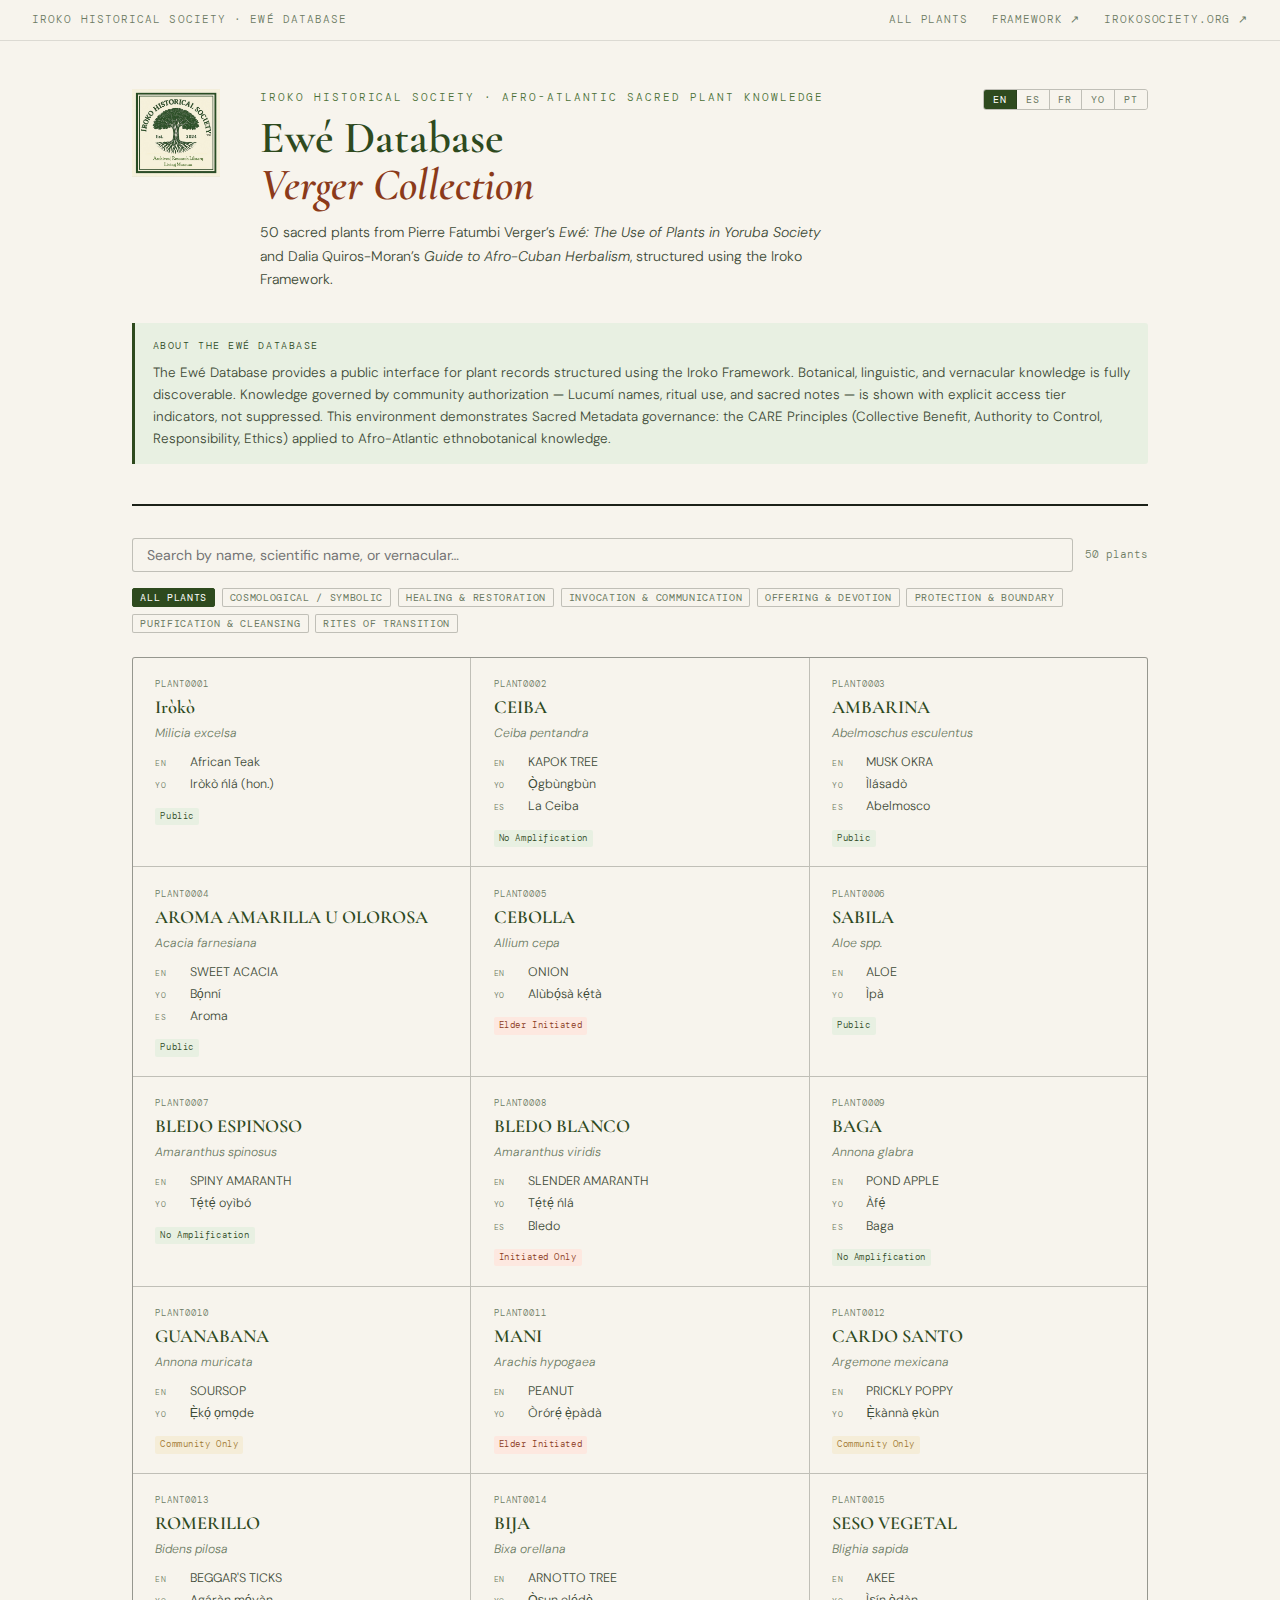
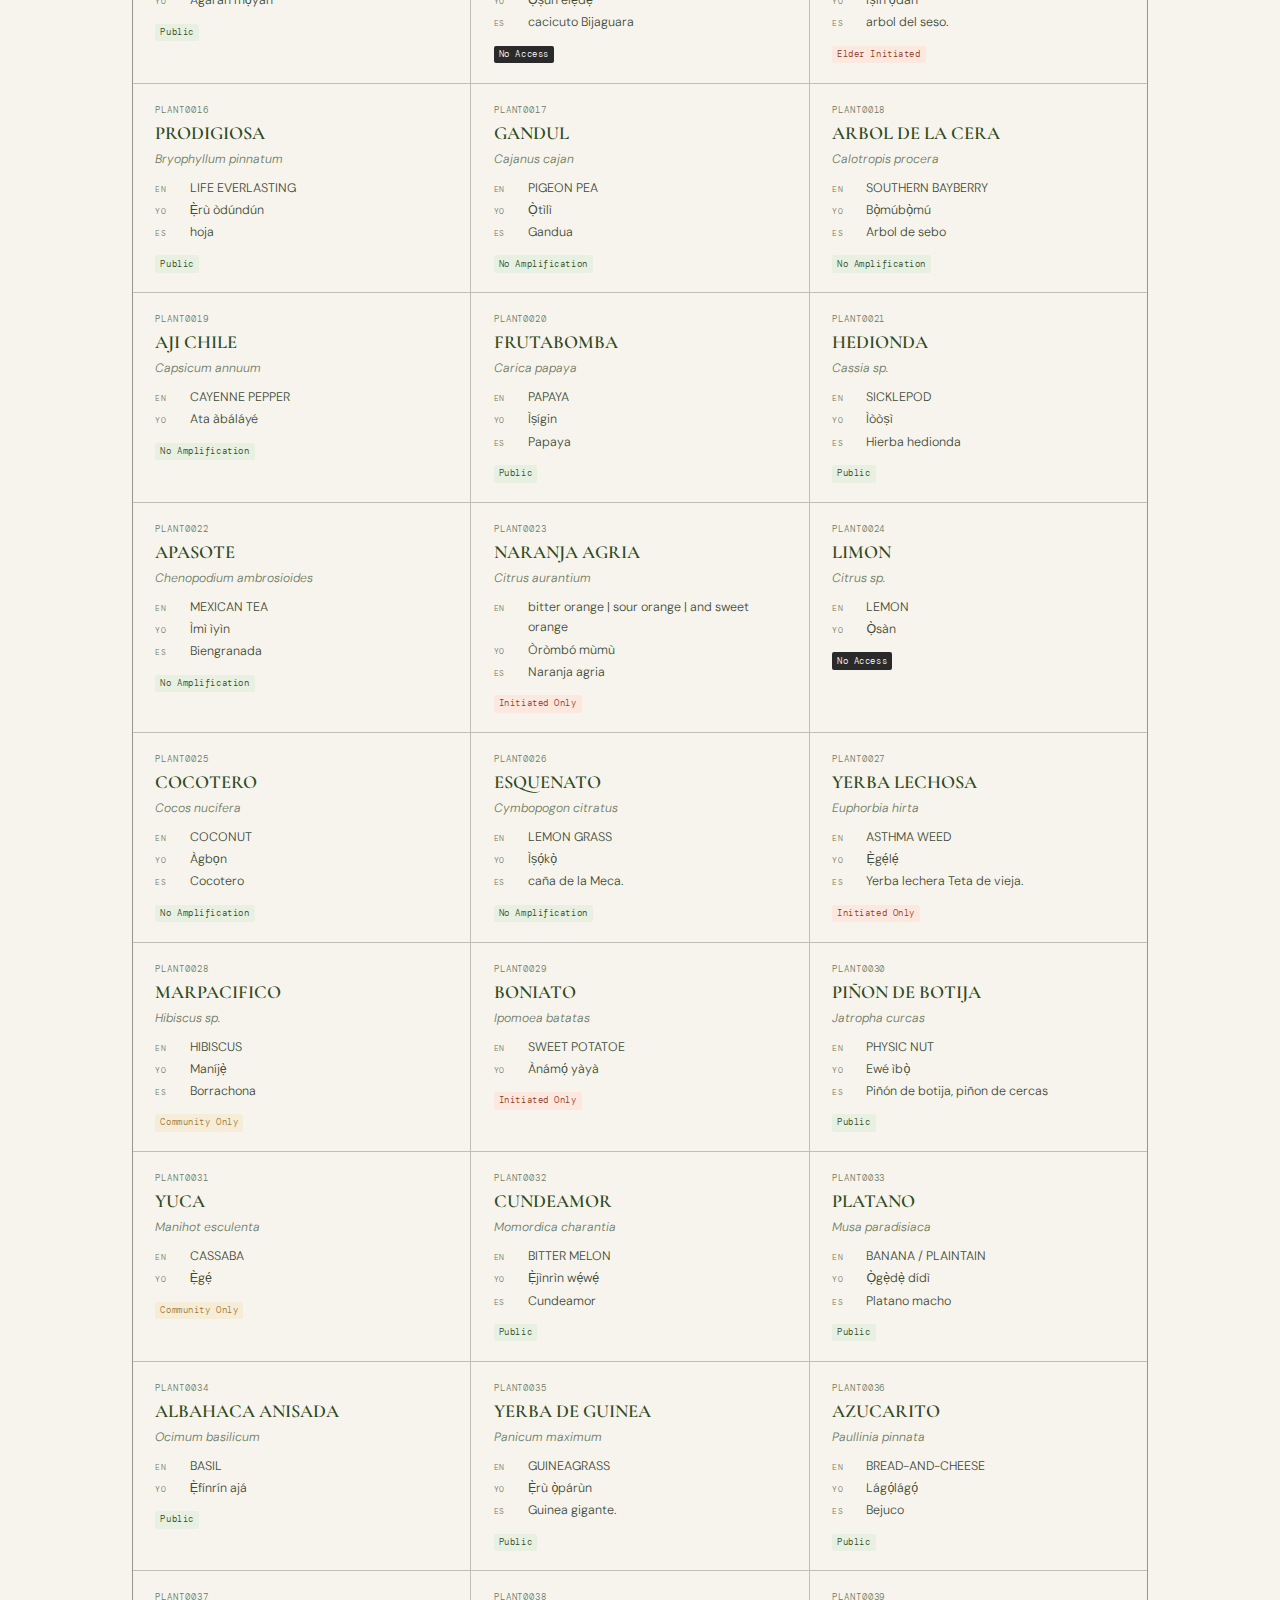
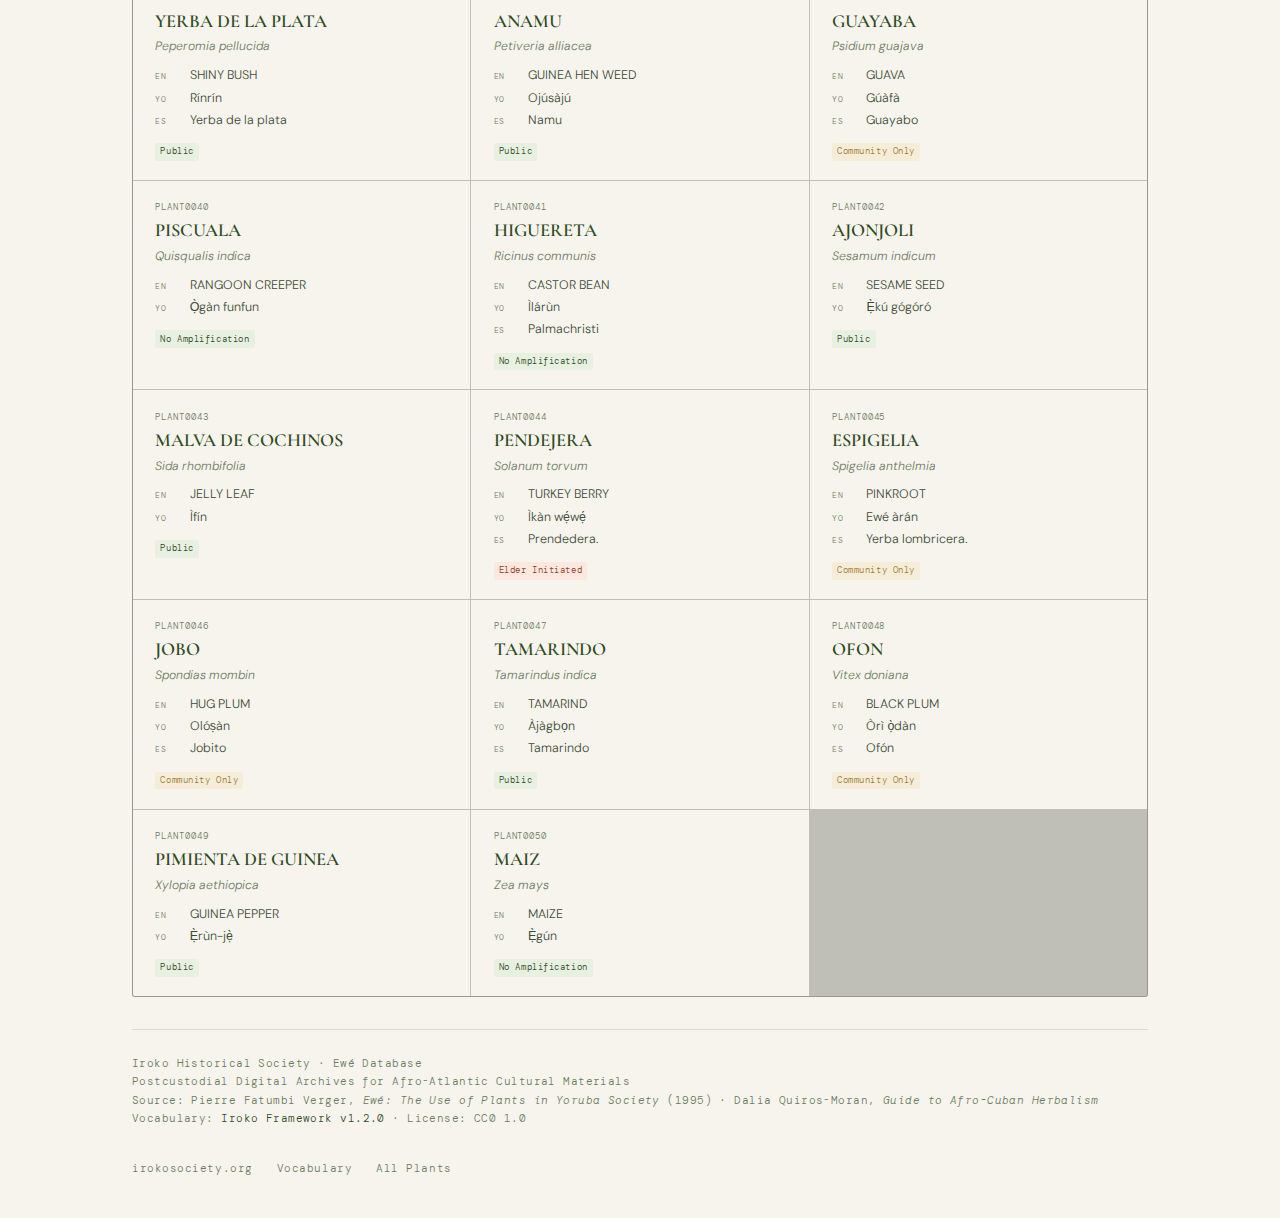
<file: index.html>
<!DOCTYPE html>
<html lang="en">
<head>
  <meta charset="UTF-8">
  <meta name="viewport" content="width=device-width, initial-scale=1.0">
  <meta name="description" content="Ewé Database — Iroko Historical Society">
  <title>Ewé Database — Iroko Historical Society</title>
  <style>@import url('https://fonts.googleapis.com/css2?family=Cormorant+Garamond:ital,wght@0,400;0,500;0,600;1,400;1,500&family=DM+Mono:wght@400;500&family=DM+Sans:wght@300;400;500&display=swap');

:root {
  --ink:         #1c2118;
  --ink-mid:     #3d4a36;
  --ink-soft:    #6b7a62;
  --paper:       #f7f4ed;
  --paper-warm:  #ede9df;
  --paper-deep:  #e4dfd2;
  --rule:        rgba(28,33,24,.12);
  --rule-strong: rgba(28,33,24,.25);
  --green:       #2e4a1e;
  --green-mid:   #4a7035;
  --green-light: #e8f0e2;
  --terracotta:  #8b3a1a;
  --gold:        #a07830;
  --gold-light:  #f5edd8;
  --purple:      #5c3d8f;
  --navy:        #1a4a5e;
  --mono: 'DM Mono', monospace;
  --sans: 'DM Sans', sans-serif;
  --serif:'Cormorant Garamond', Georgia, serif;
}

*,*::before,*::after{box-sizing:border-box;margin:0;padding:0;}
html{font-size:16px;scroll-behavior:smooth;}
body{background:var(--paper);color:var(--ink);font-family:var(--sans);font-weight:300;line-height:1.65;}
a{color:var(--green);text-decoration:none;}
a:hover{color:var(--terracotta);}

.page-wrap{max-width:1080px;margin:0 auto;padding:0 2rem;}

/* ── Top bar ── */
.top-bar{border-bottom:1px solid var(--rule);padding:.7rem 2rem;display:flex;justify-content:space-between;align-items:center;gap:1rem;flex-wrap:wrap;}
.top-bar-id{font-family:var(--mono);font-size:.68rem;letter-spacing:.1em;text-transform:uppercase;color:var(--ink-soft);}
.top-bar-links{display:flex;gap:1.5rem;}
.top-bar-links a{font-family:var(--mono);font-size:.68rem;letter-spacing:.08em;text-transform:uppercase;color:var(--ink-soft);}
.top-bar-links a:hover{color:var(--green);}

/* ── Lang toggle ── */
.lang-toggle{display:flex;gap:0;border:1px solid var(--rule-strong);border-radius:3px;overflow:hidden;width:fit-content;}
.lang-btn{font-family:var(--mono);font-size:.62rem;letter-spacing:.1em;text-transform:uppercase;padding:.3em .9em;background:var(--paper);color:var(--ink-soft);border:none;border-right:1px solid var(--rule-strong);cursor:pointer;transition:all .12s;user-select:none;}
.lang-btn:last-child{border-right:none;}
.lang-btn:hover{background:var(--paper-warm);color:var(--ink);}
.lang-btn.active{background:var(--green);color:#fff;}
.lang-btn.disabled{opacity:.35;pointer-events:none;}

/* ── Breadcrumb ── */
.breadcrumb{font-family:var(--mono);font-size:.7rem;letter-spacing:.08em;color:var(--ink-soft);padding:1rem 0 0;}
.breadcrumb a{color:var(--ink-soft);}
.breadcrumb a:hover{color:var(--green);}
.breadcrumb span{margin:0 .4em;opacity:.5;}

/* ── Explorer hero (index) ── */
.explorer-hero{padding:3rem 0 2.5rem;border-bottom:2px solid var(--ink);}
.hero-inner{display:grid;grid-template-columns:auto 1fr auto;gap:2.5rem;align-items:start;}
.hero-logo img{width:88px;height:auto;display:block;}
.explorer-eyebrow{font-family:var(--mono);font-size:.68rem;letter-spacing:.18em;text-transform:uppercase;color:var(--green-mid);margin-bottom:.5rem;}
.explorer-title{font-family:var(--serif);font-size:clamp(1.8rem,3.5vw,2.8rem);font-weight:600;color:var(--green);line-height:1.05;}
.explorer-title em{font-style:italic;color:var(--terracotta);}
.explorer-sub{font-size:.88rem;color:var(--ink-mid);margin-top:.75rem;max-width:58ch;line-height:1.65;}

/* About block */
.about-block{border-left:3px solid var(--green);padding:.85rem 1.1rem;background:var(--green-light);border-radius:0 3px 3px 0;margin:2rem 0 0;}
.about-block-title{font-family:var(--mono);font-size:.65rem;letter-spacing:.15em;text-transform:uppercase;color:var(--green);margin-bottom:.5rem;}
.about-block p{font-size:.84rem;color:var(--ink-mid);line-height:1.65;}

/* ── Search + filter ── */
.toolbar{margin:2rem 0 1rem;display:flex;gap:.75rem;align-items:center;flex-wrap:wrap;}
.search-input{flex:1;min-width:220px;font-family:var(--sans);font-size:.88rem;padding:.5em 1em;border:1px solid var(--rule-strong);border-radius:3px;background:var(--paper);color:var(--ink);outline:none;transition:border-color .15s;}
.search-input:focus{border-color:var(--green);}
.search-count{font-family:var(--mono);font-size:.68rem;color:var(--ink-soft);white-space:nowrap;}
.filter-row{display:flex;gap:.4rem;flex-wrap:wrap;margin-bottom:1.5rem;}
.filter-pill{font-family:var(--mono);font-size:.6rem;letter-spacing:.07em;text-transform:uppercase;padding:.22em .75em;border-radius:2px;border:1px solid var(--rule-strong);background:var(--paper);color:var(--ink-soft);cursor:pointer;transition:all .12s;user-select:none;}
.filter-pill:hover{background:var(--paper-warm);color:var(--ink);}
.filter-pill.active{background:var(--green);color:#fff;border-color:var(--green);}

/* ── Plant grid (index) ── */
.plant-grid{display:grid;grid-template-columns:repeat(auto-fill,minmax(300px,1fr));gap:1px;border:1px solid var(--rule-strong);border-radius:3px;overflow:hidden;background:var(--rule-strong);margin-bottom:2rem;}
.plant-card{background:var(--paper);padding:1.2rem 1.4rem;transition:background .12s;display:flex;flex-direction:column;gap:.3rem;cursor:pointer;}
.plant-card:hover{background:var(--paper-warm);}
.plant-card.hidden{display:none;}
.card-id{font-family:var(--mono);font-size:.58rem;letter-spacing:.1em;color:var(--ink-soft);text-transform:uppercase;}
.card-pref{font-family:var(--serif);font-size:1.15rem;font-weight:600;color:var(--green);line-height:1.15;}
.card-sci{font-size:.76rem;font-style:italic;color:var(--ink-soft);}
/* Name rows on card — always shown, stacked */
.card-names{display:flex;flex-direction:column;gap:.1rem;margin-top:.25rem;}
.card-name-row{display:grid;grid-template-columns:28px 1fr;gap:.4rem;align-items:baseline;}
.card-name-lang{font-family:var(--mono);font-size:.52rem;letter-spacing:.08em;text-transform:uppercase;color:var(--ink-soft);}
.card-name-val{font-size:.78rem;color:var(--ink-mid);}
.card-foot{margin-top:.5rem;display:flex;gap:.4rem;flex-wrap:wrap;align-items:center;}

/* ── Access badges ── */
.access-badge{display:inline-block;font-family:var(--mono);font-size:.58rem;letter-spacing:.06em;padding:.12em .55em;border-radius:2px;white-space:nowrap;}
.access-badge-lg{font-size:.72rem;padding:.2em .7em;}
.access-public   {background:var(--green-light);color:var(--green);}
.access-community{background:var(--gold-light);color:var(--gold);}
.access-initiated{background:#fde8e0;color:var(--terracotta);}
.access-none     {background:#2a2a2a;color:#fff;}

/* ── Plant detail page ── */
.plant-header{padding:2.5rem 0 2rem;border-bottom:2px solid var(--ink);}
.plant-header-inner{display:grid;grid-template-columns:1fr auto;gap:2rem;align-items:start;}
.plant-pref-large{font-family:var(--serif);font-size:clamp(2rem,4vw,3rem);font-weight:600;color:var(--green);line-height:1.05;}
.plant-sci-large{font-size:1rem;font-style:italic;color:var(--ink-soft);margin-top:.3rem;}
.plant-id-label{font-family:var(--mono);font-size:.65rem;letter-spacing:.12em;text-transform:uppercase;color:var(--ink-soft);margin-top:.5rem;}
.plant-header-meta{display:flex;gap:.5rem;flex-wrap:wrap;align-items:center;margin-top:.85rem;}

/* Detail grid */
.detail-grid{display:grid;grid-template-columns:1fr 1fr;gap:3rem;margin:2.5rem 0;}
.detail-section-title{font-family:var(--mono);font-size:.65rem;letter-spacing:.18em;text-transform:uppercase;color:var(--ink-soft);padding-bottom:.5rem;border-bottom:1px solid var(--rule-strong);margin-bottom:1.2rem;}
.detail-row{margin-bottom:1rem;}
.detail-label{font-family:var(--mono);font-size:.63rem;letter-spacing:.1em;text-transform:uppercase;color:var(--ink-soft);margin-bottom:.3rem;}

/* Names table — always fully visible */
.names-table{width:100%;border-collapse:collapse;}
.names-table tr{border-bottom:1px solid var(--rule);}
.names-table tr:last-child{border-bottom:none;}
.names-table td{padding:.55rem 0;vertical-align:top;}
.names-table td:first-child{font-family:var(--mono);font-size:.6rem;letter-spacing:.1em;text-transform:uppercase;color:var(--ink-soft);white-space:nowrap;padding-right:1rem;width:130px;padding-top:.65rem;}
.names-table .name-entry{font-size:.9rem;color:var(--ink-mid);line-height:1.5;}
.names-table .name-entry:first-child{font-size:.98rem;color:var(--ink);font-weight:400;}
.names-table .name-empty{font-family:var(--mono);font-size:.68rem;color:var(--ink-soft);font-style:italic;}

/* Gated row */
.gated-cell{display:inline-flex;align-items:center;gap:.6rem;}

/* Use value pill */
.use-value{display:inline-block;font-size:.85rem;font-weight:400;color:var(--ink);background:var(--paper-warm);border:1px solid var(--rule-strong);padding:.2em .75em;border-radius:2px;}

/* Tag cloud */
.tag-cloud{display:flex;flex-wrap:wrap;gap:.35rem;}
.tag-pill{font-family:var(--sans);font-size:.73rem;background:var(--paper-deep);color:var(--ink-mid);padding:.18em .65em;border-radius:2px;border:1px solid var(--rule-strong);line-height:1.4;}
.tag-pill .country-prefix{color:var(--ink-soft);font-size:.68rem;margin-right:.3em;}

/* Collision */
.collision-notice{display:inline-flex;align-items:center;gap:.4rem;font-family:var(--mono);font-size:.62rem;letter-spacing:.06em;color:var(--gold);background:var(--gold-light);border:1px solid rgba(160,120,48,.25);padding:.18em .65em;border-radius:2px;}

/* Ritual notes block */
.notes-block{background:var(--paper-warm);border:1px solid var(--rule-strong);border-radius:3px;padding:.85rem 1rem;font-size:.87rem;color:var(--ink-mid);line-height:1.65;}

/* Nav */
.plant-nav{display:flex;justify-content:space-between;align-items:center;padding:1.5rem 0;border-top:1px solid var(--rule);margin-top:2rem;}
.plant-nav a{font-family:var(--mono);font-size:.68rem;letter-spacing:.08em;text-transform:uppercase;color:var(--ink-soft);border:1px solid var(--rule-strong);padding:.3em .9em;border-radius:2px;transition:all .12s;}
.plant-nav a:hover{background:var(--paper-warm);color:var(--ink);}

/* Footer */
.site-footer{border-top:1px solid var(--rule);padding:1.5rem 0 2.5rem;display:flex;gap:2rem;flex-wrap:wrap;justify-content:space-between;align-items:center;margin-top:2rem;}
.footer-left{font-family:var(--mono);font-size:.68rem;letter-spacing:.04em;color:var(--ink-soft);line-height:1.7;}
.footer-links{display:flex;gap:1.5rem;}
.footer-links a{font-family:var(--mono);font-size:.68rem;letter-spacing:.05em;color:var(--ink-soft);}
.footer-links a:hover{color:var(--green);}

@media(max-width:760px){
  .hero-inner{grid-template-columns:1fr;gap:1rem;}
  .hero-logo img{width:52px;}
  .detail-grid{grid-template-columns:1fr;gap:1.5rem;}
  .plant-grid{grid-template-columns:1fr;}
  .plant-header-inner{grid-template-columns:1fr;}
}
</style>
</head>
<body>

<div class="top-bar">
  <span class="top-bar-id">Iroko Historical Society · Ewé Database</span>
  <nav class="top-bar-links">
    <a href="index.html" class="ui" data-en="All Plants" data-es="Todas las Plantas" data-fr="Toutes les Plantes" data-yo="Gbogbo Ewé" data-pt="Todas as Plantas">All Plants</a>
    <a href="https://ontology.irokosociety.org">Framework ↗</a>
    <a href="https://www.irokosociety.org">irokosociety.org ↗</a>
  </nav>
</div>

<div class="page-wrap">

  <header class="explorer-hero">
    <div class="hero-inner">
      <div class="hero-logo">
        <a href="https://www.irokosociety.org">
          <img src="assets/IHS-Logo.jpg" alt="Iroko Historical Society">
        </a>
      </div>
      <div>
        <div class="explorer-eyebrow">Iroko Historical Society · Afro-Atlantic Sacred Plant Knowledge</div>
        <h1 class="explorer-title">Ewé Database<br><em>Verger Collection</em></h1>
        <p class="explorer-sub">
          50 sacred plants from Pierre Fatumbi Verger&#x2019;s <em>Ewé: The Use of Plants in Yoruba Society</em>
          and Dalia Quiros-Moran&#x2019;s <em>Guide to Afro-Cuban Herbalism</em>,
          structured using the Iroko Framework.
        </p>
      </div>
      <div><div class="lang-toggle">
  <button class="lang-btn" data-lang="en">EN</button>
  <button class="lang-btn" data-lang="es">ES</button>
  <button class="lang-btn" data-lang="fr">FR</button>
  <button class="lang-btn" data-lang="yo">YO</button>
  <button class="lang-btn" data-lang="pt">PT</button>
</div></div>
    </div>
    <div class="about-block" style="margin-top:2rem;">
      <div class="about-block-title ui" data-en="About the Ewé Database" data-es="Acerca de la Base de Datos Ewé" data-fr="À propos de la Base de Données Ewé" data-yo="Nípa Àkójọpọ̀ Ewé" data-pt="Sobre a Base de Dados Ewé">About the Ewé Database</div>
      <p class="ui" data-en="The Ewé Database provides a public interface for plant records structured using the Iroko Framework. Botanical, linguistic, and vernacular knowledge is fully discoverable. Knowledge governed by community authorization — Lucumí names, ritual use, and sacred notes — is shown with explicit access tier indicators, not suppressed. This environment demonstrates Sacred Metadata governance: the CARE Principles (Collective Benefit, Authority to Control, Responsibility, Ethics) applied to Afro-Atlantic ethnobotanical knowledge." data-es="La Base de Datos Ewé ofrece una interfaz pública para registros botánicos estructurados mediante el Iroko Framework. El conocimiento botánico, lingüístico y vernáculo es plenamente accesible. El conocimiento regido por autorización comunitaria — nombres lucumí, uso ritual y notas sagradas — se muestra con indicadores explícitos de nivel de acceso, sin suprimirse. Este entorno demuestra la gobernanza de Metadatos Sagrados: los Principios CARE aplicados al conocimiento etnobotánico afroatlántico." data-fr="La Base de Données Ewé fournit une interface publique pour les notices botaniques structurées par le Cadre Iroko. La connaissance botanique, linguistique et vernaculaire est entièrement accessible. Les savoirs régis par autorisation communautaire — noms lucumí, usages rituels et notes sacrées — sont affichés avec des indicateurs explicites de niveau d&#x27;accès, sans être supprimés. Cet environnement illustre la gouvernance des Métadonnées Sacrées : les Principes CARE appliqués au savoir ethnobotanique afro-atlantique." data-yo="Àkójọpọ̀ Ewé pèsè ọ̀nà gbangba fún àwọn àkọsílẹ̀ ọgbìn tí a ṣètò pẹ̀lú Iroko Framework. Ìmọ̀ ìjìnlẹ̀ ewéko, èdè, àti àwọn orúkọ ẹkùn jẹ́ ṣíṣí gbangba. Ìmọ̀ tí àwùjọ ń ṣàkóso — àwọn orúkọ Lucumí, lílo àṣà, àti àkọsílẹ̀ mímọ́ — wà pẹ̀lú àmì ìpele àyèwọ̀lé gbangba. Ipò yìí ń fi ìṣàkóso Sacred Metadata hàn: àwọn Ìlànà CARE tí a lo sí ìmọ̀ ewéko Afro-Atlantic." data-pt="A Base de Dados Ewé oferece uma interface pública para registros botânicos estruturados pelo Iroko Framework. O conhecimento botânico, linguístico e vernáculo é totalmente acessível. O conhecimento regido por autorização comunitária — nomes lucumí, uso ritual e notas sagradas — é exibido com indicadores explícitos de nível de acesso, sem supressão. Este ambiente demonstra a governança de Metadados Sagrados: os Princípios CARE aplicados ao conhecimento etnobotânico afro-atlântico.">The Ewé Database provides a public interface for plant records structured using the Iroko Framework. Botanical, linguistic, and vernacular knowledge is fully discoverable. Knowledge governed by community authorization — Lucumí names, ritual use, and sacred notes — is shown with explicit access tier indicators, not suppressed. This environment demonstrates Sacred Metadata governance: the CARE Principles (Collective Benefit, Authority to Control, Responsibility, Ethics) applied to Afro-Atlantic ethnobotanical knowledge.</p>
    </div>
  </header>

  <div class="toolbar">
    <input class="search-input" type="search" id="plantSearch"
      placeholder="Search by name, scientific name, or vernacular…" data-ph-en="Search by name, scientific name, or vernacular…" data-ph-es="Buscar por nombre, nombre científico o vernáculo…" data-ph-fr="Rechercher par nom, nom scientifique ou vernaculaire…" data-ph-yo="Wá nínú àwọn orúkọ…" data-ph-pt="Pesquisar por nome, nome científico ou vernáculo…" autocomplete="off">
    <span class="search-count" id="searchCount">50 <span class="ui" data-en="plants" data-es="plantas" data-fr="plantes" data-yo="ewé" data-pt="plantas">plants</span></span>
  </div>

  <div class="filter-row" id="ritualFilter">
    <button class="filter-pill active" data-ritual=""><span class="ui" data-en="All Plants" data-es="Todas las Plantas" data-fr="Toutes les Plantes" data-yo="Gbogbo Ewé" data-pt="Todas as Plantas">All Plants</span></button>
    <button class="filter-pill" data-ritual="Cosmological / Symbolic">Cosmological / Symbolic</button>
    <button class="filter-pill" data-ritual="Healing &amp; Restoration">Healing &amp; Restoration</button>
    <button class="filter-pill" data-ritual="Invocation &amp; Communication">Invocation &amp; Communication</button>
    <button class="filter-pill" data-ritual="Offering &amp; Devotion">Offering &amp; Devotion</button>
    <button class="filter-pill" data-ritual="Protection &amp; Boundary">Protection &amp; Boundary</button>
    <button class="filter-pill" data-ritual="Purification &amp; Cleansing">Purification &amp; Cleansing</button>
    <button class="filter-pill" data-ritual="Rites of Transition">Rites of Transition</button>

  </div>

  <div class="plant-grid" id="plantGrid">
    <a class="plant-card" href="plant/Plant0001.html"
       data-search="iròkò milicia excelsa african teak iròkò ńlá (hon.) " data-ritual="Cosmological / Symbolic">
      <div class="card-id">Plant0001</div>
      <div class="card-pref">Iròkò</div>
      <div class="card-sci">Milicia excelsa</div>
      <div class="card-names"><div class="card-name-row"><span class="card-name-lang">EN</span><span class="card-name-val">African Teak</span></div><div class="card-name-row"><span class="card-name-lang">YO</span><span class="card-name-val">Iròkò ńlá (hon.)</span></div></div>
      <div class="card-foot">
        <span class="access-badge access-public">Public</span>
        
      </div>
    </a>
    <a class="plant-card" href="plant/Plant0002.html"
       data-search="ceiba ceiba pentandra kapok tree ọ̀gbùngbùn la ceiba" data-ritual="Protection &amp; Boundary">
      <div class="card-id">Plant0002</div>
      <div class="card-pref">CEIBA</div>
      <div class="card-sci">Ceiba pentandra</div>
      <div class="card-names"><div class="card-name-row"><span class="card-name-lang">EN</span><span class="card-name-val">KAPOK TREE</span></div><div class="card-name-row"><span class="card-name-lang">YO</span><span class="card-name-val">Ọ̀gbùngbùn</span></div><div class="card-name-row"><span class="card-name-lang">ES</span><span class="card-name-val">La Ceiba</span></div></div>
      <div class="card-foot">
        <span class="access-badge access-public">No Amplification</span>
        
      </div>
    </a>
    <a class="plant-card" href="plant/Plant0003.html"
       data-search="ambarina abelmoschus esculentus musk okra ìlásadò abelmosco" data-ritual="Offering &amp; Devotion">
      <div class="card-id">Plant0003</div>
      <div class="card-pref">AMBARINA</div>
      <div class="card-sci">Abelmoschus esculentus</div>
      <div class="card-names"><div class="card-name-row"><span class="card-name-lang">EN</span><span class="card-name-val">MUSK OKRA</span></div><div class="card-name-row"><span class="card-name-lang">YO</span><span class="card-name-val">Ìlásadò</span></div><div class="card-name-row"><span class="card-name-lang">ES</span><span class="card-name-val">Abelmosco</span></div></div>
      <div class="card-foot">
        <span class="access-badge access-public">Public</span>
        
      </div>
    </a>
    <a class="plant-card" href="plant/Plant0004.html"
       data-search="aroma amarilla u olorosa acacia farnesiana sweet acacia bọ́nní aroma" data-ritual="Purification &amp; Cleansing">
      <div class="card-id">Plant0004</div>
      <div class="card-pref">AROMA AMARILLA U OLOROSA</div>
      <div class="card-sci">Acacia farnesiana</div>
      <div class="card-names"><div class="card-name-row"><span class="card-name-lang">EN</span><span class="card-name-val">SWEET ACACIA</span></div><div class="card-name-row"><span class="card-name-lang">YO</span><span class="card-name-val">Bọ́nní</span></div><div class="card-name-row"><span class="card-name-lang">ES</span><span class="card-name-val">Aroma</span></div></div>
      <div class="card-foot">
        <span class="access-badge access-public">Public</span>
        
      </div>
    </a>
    <a class="plant-card" href="plant/Plant0005.html"
       data-search="cebolla allium cepa onion alùbọ́sà kẹ́tà " data-ritual="Offering &amp; Devotion">
      <div class="card-id">Plant0005</div>
      <div class="card-pref">CEBOLLA</div>
      <div class="card-sci">Allium cepa</div>
      <div class="card-names"><div class="card-name-row"><span class="card-name-lang">EN</span><span class="card-name-val">ONION</span></div><div class="card-name-row"><span class="card-name-lang">YO</span><span class="card-name-val">Alùbọ́sà kẹ́tà</span></div></div>
      <div class="card-foot">
        <span class="access-badge access-initiated">Elder Initiated</span>
        
      </div>
    </a>
    <a class="plant-card" href="plant/Plant0006.html"
       data-search="sabila aloe spp. aloe ìpà " data-ritual="Healing &amp; Restoration">
      <div class="card-id">Plant0006</div>
      <div class="card-pref">SABILA</div>
      <div class="card-sci">Aloe spp.</div>
      <div class="card-names"><div class="card-name-row"><span class="card-name-lang">EN</span><span class="card-name-val">ALOE</span></div><div class="card-name-row"><span class="card-name-lang">YO</span><span class="card-name-val">Ìpà</span></div></div>
      <div class="card-foot">
        <span class="access-badge access-public">Public</span>
        
      </div>
    </a>
    <a class="plant-card" href="plant/Plant0007.html"
       data-search="bledo espinoso amaranthus spinosus spiny amaranth tẹ́tẹ́ oyìbó " data-ritual="Offering &amp; Devotion">
      <div class="card-id">Plant0007</div>
      <div class="card-pref">BLEDO ESPINOSO</div>
      <div class="card-sci">Amaranthus spinosus</div>
      <div class="card-names"><div class="card-name-row"><span class="card-name-lang">EN</span><span class="card-name-val">SPINY AMARANTH</span></div><div class="card-name-row"><span class="card-name-lang">YO</span><span class="card-name-val">Tẹ́tẹ́ oyìbó</span></div></div>
      <div class="card-foot">
        <span class="access-badge access-public">No Amplification</span>
        
      </div>
    </a>
    <a class="plant-card" href="plant/Plant0008.html"
       data-search="bledo blanco amaranthus viridis slender amaranth tẹ́tẹ́ ńlá bledo" data-ritual="Healing &amp; Restoration">
      <div class="card-id">Plant0008</div>
      <div class="card-pref">BLEDO BLANCO</div>
      <div class="card-sci">Amaranthus viridis</div>
      <div class="card-names"><div class="card-name-row"><span class="card-name-lang">EN</span><span class="card-name-val">SLENDER AMARANTH</span></div><div class="card-name-row"><span class="card-name-lang">YO</span><span class="card-name-val">Tẹ́tẹ́ ńlá</span></div><div class="card-name-row"><span class="card-name-lang">ES</span><span class="card-name-val">Bledo</span></div></div>
      <div class="card-foot">
        <span class="access-badge access-initiated">Initiated Only</span>
        
      </div>
    </a>
    <a class="plant-card" href="plant/Plant0009.html"
       data-search="baga annona glabra pond apple àfẹ́ baga" data-ritual="Healing &amp; Restoration">
      <div class="card-id">Plant0009</div>
      <div class="card-pref">BAGA</div>
      <div class="card-sci">Annona glabra</div>
      <div class="card-names"><div class="card-name-row"><span class="card-name-lang">EN</span><span class="card-name-val">POND APPLE</span></div><div class="card-name-row"><span class="card-name-lang">YO</span><span class="card-name-val">Àfẹ́</span></div><div class="card-name-row"><span class="card-name-lang">ES</span><span class="card-name-val">Baga</span></div></div>
      <div class="card-foot">
        <span class="access-badge access-public">No Amplification</span>
        
      </div>
    </a>
    <a class="plant-card" href="plant/Plant0010.html"
       data-search="guanabana annona muricata soursop ẹ̀kọ́ ọmọde " data-ritual="Healing &amp; Restoration">
      <div class="card-id">Plant0010</div>
      <div class="card-pref">GUANABANA</div>
      <div class="card-sci">Annona muricata</div>
      <div class="card-names"><div class="card-name-row"><span class="card-name-lang">EN</span><span class="card-name-val">SOURSOP</span></div><div class="card-name-row"><span class="card-name-lang">YO</span><span class="card-name-val">Ẹ̀kọ́ ọmọde</span></div></div>
      <div class="card-foot">
        <span class="access-badge access-community">Community Only</span>
        
      </div>
    </a>
    <a class="plant-card" href="plant/Plant0011.html"
       data-search="mani arachis hypogaea peanut òrórẹ́ ẹ̀pàdà " data-ritual="Protection &amp; Boundary">
      <div class="card-id">Plant0011</div>
      <div class="card-pref">MANI</div>
      <div class="card-sci">Arachis hypogaea</div>
      <div class="card-names"><div class="card-name-row"><span class="card-name-lang">EN</span><span class="card-name-val">PEANUT</span></div><div class="card-name-row"><span class="card-name-lang">YO</span><span class="card-name-val">Òrórẹ́ ẹ̀pàdà</span></div></div>
      <div class="card-foot">
        <span class="access-badge access-initiated">Elder Initiated</span>
        
      </div>
    </a>
    <a class="plant-card" href="plant/Plant0012.html"
       data-search="cardo santo argemone mexicana prickly poppy ẹ̀kànnà ẹkùn " data-ritual="Healing &amp; Restoration">
      <div class="card-id">Plant0012</div>
      <div class="card-pref">CARDO SANTO</div>
      <div class="card-sci">Argemone mexicana</div>
      <div class="card-names"><div class="card-name-row"><span class="card-name-lang">EN</span><span class="card-name-val">PRICKLY POPPY</span></div><div class="card-name-row"><span class="card-name-lang">YO</span><span class="card-name-val">Ẹ̀kànnà ẹkùn</span></div></div>
      <div class="card-foot">
        <span class="access-badge access-community">Community Only</span>
        
      </div>
    </a>
    <a class="plant-card" href="plant/Plant0013.html"
       data-search="romerillo bidens pilosa beggar&#x27;s ticks agáràn mọ́yàn " data-ritual="Protection &amp; Boundary">
      <div class="card-id">Plant0013</div>
      <div class="card-pref">ROMERILLO</div>
      <div class="card-sci">Bidens pilosa</div>
      <div class="card-names"><div class="card-name-row"><span class="card-name-lang">EN</span><span class="card-name-val">BEGGAR&#x27;S TICKS</span></div><div class="card-name-row"><span class="card-name-lang">YO</span><span class="card-name-val">Agáràn mọ́yàn</span></div></div>
      <div class="card-foot">
        <span class="access-badge access-public">Public</span>
        
      </div>
    </a>
    <a class="plant-card" href="plant/Plant0014.html"
       data-search="bija bixa orellana arnotto tree ọ̀ṣun elẹ́dẹ̀ cacicuto bijaguara" data-ritual="Rites of Transition">
      <div class="card-id">Plant0014</div>
      <div class="card-pref">BIJA</div>
      <div class="card-sci">Bixa orellana</div>
      <div class="card-names"><div class="card-name-row"><span class="card-name-lang">EN</span><span class="card-name-val">ARNOTTO TREE</span></div><div class="card-name-row"><span class="card-name-lang">YO</span><span class="card-name-val">Ọ̀ṣun elẹ́dẹ̀</span></div><div class="card-name-row"><span class="card-name-lang">ES</span><span class="card-name-val">cacicuto Bijaguara</span></div></div>
      <div class="card-foot">
        <span class="access-badge access-none">No Access</span>
        
      </div>
    </a>
    <a class="plant-card" href="plant/Plant0015.html"
       data-search="seso vegetal blighia sapida akee ìṣín ọ̀dàn arbol del seso." data-ritual="Rites of Transition">
      <div class="card-id">Plant0015</div>
      <div class="card-pref">SESO VEGETAL</div>
      <div class="card-sci">Blighia sapida</div>
      <div class="card-names"><div class="card-name-row"><span class="card-name-lang">EN</span><span class="card-name-val">AKEE</span></div><div class="card-name-row"><span class="card-name-lang">YO</span><span class="card-name-val">Ìṣín ọ̀dàn</span></div><div class="card-name-row"><span class="card-name-lang">ES</span><span class="card-name-val">arbol del seso.</span></div></div>
      <div class="card-foot">
        <span class="access-badge access-initiated">Elder Initiated</span>
        
      </div>
    </a>
    <a class="plant-card" href="plant/Plant0016.html"
       data-search="prodigiosa bryophyllum pinnatum life everlasting ẹ̀rù òdúndún hoja" data-ritual="Protection &amp; Boundary">
      <div class="card-id">Plant0016</div>
      <div class="card-pref">PRODIGIOSA</div>
      <div class="card-sci">Bryophyllum pinnatum</div>
      <div class="card-names"><div class="card-name-row"><span class="card-name-lang">EN</span><span class="card-name-val">LIFE EVERLASTING</span></div><div class="card-name-row"><span class="card-name-lang">YO</span><span class="card-name-val">Ẹ̀rù òdúndún</span></div><div class="card-name-row"><span class="card-name-lang">ES</span><span class="card-name-val">hoja</span></div></div>
      <div class="card-foot">
        <span class="access-badge access-public">Public</span>
        
      </div>
    </a>
    <a class="plant-card" href="plant/Plant0017.html"
       data-search="gandul cajanus cajan pigeon pea ọ̀tìlì gandua" data-ritual="Invocation &amp; Communication">
      <div class="card-id">Plant0017</div>
      <div class="card-pref">GANDUL</div>
      <div class="card-sci">Cajanus cajan</div>
      <div class="card-names"><div class="card-name-row"><span class="card-name-lang">EN</span><span class="card-name-val">PIGEON PEA</span></div><div class="card-name-row"><span class="card-name-lang">YO</span><span class="card-name-val">Ọ̀tìlì</span></div><div class="card-name-row"><span class="card-name-lang">ES</span><span class="card-name-val">Gandua</span></div></div>
      <div class="card-foot">
        <span class="access-badge access-public">No Amplification</span>
        
      </div>
    </a>
    <a class="plant-card" href="plant/Plant0018.html"
       data-search="arbol de la cera calotropis procera southern bayberry bọ̀múbọ̀mú arbol de sebo" data-ritual="Protection &amp; Boundary">
      <div class="card-id">Plant0018</div>
      <div class="card-pref">ARBOL DE LA CERA</div>
      <div class="card-sci">Calotropis procera</div>
      <div class="card-names"><div class="card-name-row"><span class="card-name-lang">EN</span><span class="card-name-val">SOUTHERN BAYBERRY</span></div><div class="card-name-row"><span class="card-name-lang">YO</span><span class="card-name-val">Bọ̀múbọ̀mú</span></div><div class="card-name-row"><span class="card-name-lang">ES</span><span class="card-name-val">Arbol de sebo</span></div></div>
      <div class="card-foot">
        <span class="access-badge access-public">No Amplification</span>
        
      </div>
    </a>
    <a class="plant-card" href="plant/Plant0019.html"
       data-search="aji chile capsicum annuum cayenne pepper ata àbáláyé " data-ritual="Healing &amp; Restoration">
      <div class="card-id">Plant0019</div>
      <div class="card-pref">AJI CHILE</div>
      <div class="card-sci">Capsicum annuum</div>
      <div class="card-names"><div class="card-name-row"><span class="card-name-lang">EN</span><span class="card-name-val">CAYENNE PEPPER</span></div><div class="card-name-row"><span class="card-name-lang">YO</span><span class="card-name-val">Ata àbáláyé</span></div></div>
      <div class="card-foot">
        <span class="access-badge access-public">No Amplification</span>
        
      </div>
    </a>
    <a class="plant-card" href="plant/Plant0020.html"
       data-search="frutabomba carica papaya papaya ìṣígin papaya" data-ritual="Purification &amp; Cleansing">
      <div class="card-id">Plant0020</div>
      <div class="card-pref">FRUTABOMBA</div>
      <div class="card-sci">Carica papaya</div>
      <div class="card-names"><div class="card-name-row"><span class="card-name-lang">EN</span><span class="card-name-val">PAPAYA</span></div><div class="card-name-row"><span class="card-name-lang">YO</span><span class="card-name-val">Ìṣígin</span></div><div class="card-name-row"><span class="card-name-lang">ES</span><span class="card-name-val">Papaya</span></div></div>
      <div class="card-foot">
        <span class="access-badge access-public">Public</span>
        
      </div>
    </a>
    <a class="plant-card" href="plant/Plant0021.html"
       data-search="hedionda cassia sp. sicklepod ìòòṣì hierba hedionda" data-ritual="Protection &amp; Boundary">
      <div class="card-id">Plant0021</div>
      <div class="card-pref">HEDIONDA</div>
      <div class="card-sci">Cassia sp.</div>
      <div class="card-names"><div class="card-name-row"><span class="card-name-lang">EN</span><span class="card-name-val">SICKLEPOD</span></div><div class="card-name-row"><span class="card-name-lang">YO</span><span class="card-name-val">Ìòòṣì</span></div><div class="card-name-row"><span class="card-name-lang">ES</span><span class="card-name-val">Hierba hedionda</span></div></div>
      <div class="card-foot">
        <span class="access-badge access-public">Public</span>
        
      </div>
    </a>
    <a class="plant-card" href="plant/Plant0022.html"
       data-search="apasote chenopodium ambrosioides mexican tea ìmì ìyìn biengranada" data-ritual="Offering &amp; Devotion">
      <div class="card-id">Plant0022</div>
      <div class="card-pref">APASOTE</div>
      <div class="card-sci">Chenopodium ambrosioides</div>
      <div class="card-names"><div class="card-name-row"><span class="card-name-lang">EN</span><span class="card-name-val">MEXICAN TEA</span></div><div class="card-name-row"><span class="card-name-lang">YO</span><span class="card-name-val">Ìmì ìyìn</span></div><div class="card-name-row"><span class="card-name-lang">ES</span><span class="card-name-val">Biengranada</span></div></div>
      <div class="card-foot">
        <span class="access-badge access-public">No Amplification</span>
        
      </div>
    </a>
    <a class="plant-card" href="plant/Plant0023.html"
       data-search="naranja agria citrus aurantium bitter orange | sour orange | and sweet orange òròmbó mùmù naranja agria" data-ritual="Healing &amp; Restoration">
      <div class="card-id">Plant0023</div>
      <div class="card-pref">NARANJA AGRIA</div>
      <div class="card-sci">Citrus aurantium</div>
      <div class="card-names"><div class="card-name-row"><span class="card-name-lang">EN</span><span class="card-name-val">bitter orange | sour orange | and sweet orange</span></div><div class="card-name-row"><span class="card-name-lang">YO</span><span class="card-name-val">Òròmbó mùmù</span></div><div class="card-name-row"><span class="card-name-lang">ES</span><span class="card-name-val">Naranja agria</span></div></div>
      <div class="card-foot">
        <span class="access-badge access-initiated">Initiated Only</span>
        
      </div>
    </a>
    <a class="plant-card" href="plant/Plant0024.html"
       data-search="limon citrus sp. lemon ọ̀sàn " data-ritual="Healing &amp; Restoration">
      <div class="card-id">Plant0024</div>
      <div class="card-pref">LIMON</div>
      <div class="card-sci">Citrus sp.</div>
      <div class="card-names"><div class="card-name-row"><span class="card-name-lang">EN</span><span class="card-name-val">LEMON</span></div><div class="card-name-row"><span class="card-name-lang">YO</span><span class="card-name-val">Ọ̀sàn</span></div></div>
      <div class="card-foot">
        <span class="access-badge access-none">No Access</span>
        
      </div>
    </a>
    <a class="plant-card" href="plant/Plant0025.html"
       data-search="cocotero cocos nucifera coconut àgbọn cocotero" data-ritual="Purification &amp; Cleansing">
      <div class="card-id">Plant0025</div>
      <div class="card-pref">COCOTERO</div>
      <div class="card-sci">Cocos nucifera</div>
      <div class="card-names"><div class="card-name-row"><span class="card-name-lang">EN</span><span class="card-name-val">COCONUT</span></div><div class="card-name-row"><span class="card-name-lang">YO</span><span class="card-name-val">Àgbọn</span></div><div class="card-name-row"><span class="card-name-lang">ES</span><span class="card-name-val">Cocotero</span></div></div>
      <div class="card-foot">
        <span class="access-badge access-public">No Amplification</span>
        
      </div>
    </a>
    <a class="plant-card" href="plant/Plant0026.html"
       data-search="esquenato cymbopogon citratus lemon grass ìṣọ́kọ̀ caña de la meca." data-ritual="Cosmological / Symbolic">
      <div class="card-id">Plant0026</div>
      <div class="card-pref">ESQUENATO</div>
      <div class="card-sci">Cymbopogon citratus</div>
      <div class="card-names"><div class="card-name-row"><span class="card-name-lang">EN</span><span class="card-name-val">LEMON GRASS</span></div><div class="card-name-row"><span class="card-name-lang">YO</span><span class="card-name-val">Ìṣọ́kọ̀</span></div><div class="card-name-row"><span class="card-name-lang">ES</span><span class="card-name-val">caña de la Meca.</span></div></div>
      <div class="card-foot">
        <span class="access-badge access-public">No Amplification</span>
        
      </div>
    </a>
    <a class="plant-card" href="plant/Plant0027.html"
       data-search="yerba lechosa euphorbia hirta asthma weed ẹ̀gẹ́lẹ́ yerba lechera teta de vieja." data-ritual="Protection &amp; Boundary">
      <div class="card-id">Plant0027</div>
      <div class="card-pref">YERBA LECHOSA</div>
      <div class="card-sci">Euphorbia hirta</div>
      <div class="card-names"><div class="card-name-row"><span class="card-name-lang">EN</span><span class="card-name-val">ASTHMA WEED</span></div><div class="card-name-row"><span class="card-name-lang">YO</span><span class="card-name-val">Ẹ̀gẹ́lẹ́</span></div><div class="card-name-row"><span class="card-name-lang">ES</span><span class="card-name-val">Yerba lechera Teta de vieja.</span></div></div>
      <div class="card-foot">
        <span class="access-badge access-initiated">Initiated Only</span>
        
      </div>
    </a>
    <a class="plant-card" href="plant/Plant0028.html"
       data-search="marpacifico hibiscus sp. hibiscus maníjẹ̀ borrachona" data-ritual="Offering &amp; Devotion">
      <div class="card-id">Plant0028</div>
      <div class="card-pref">MARPACIFICO</div>
      <div class="card-sci">Hibiscus sp.</div>
      <div class="card-names"><div class="card-name-row"><span class="card-name-lang">EN</span><span class="card-name-val">HIBISCUS</span></div><div class="card-name-row"><span class="card-name-lang">YO</span><span class="card-name-val">Maníjẹ̀</span></div><div class="card-name-row"><span class="card-name-lang">ES</span><span class="card-name-val">Borrachona</span></div></div>
      <div class="card-foot">
        <span class="access-badge access-community">Community Only</span>
        
      </div>
    </a>
    <a class="plant-card" href="plant/Plant0029.html"
       data-search="boniato ipomoea batatas sweet potatoe ànámọ́ yàyà " data-ritual="Purification &amp; Cleansing">
      <div class="card-id">Plant0029</div>
      <div class="card-pref">BONIATO</div>
      <div class="card-sci">Ipomoea batatas</div>
      <div class="card-names"><div class="card-name-row"><span class="card-name-lang">EN</span><span class="card-name-val">SWEET POTATOE</span></div><div class="card-name-row"><span class="card-name-lang">YO</span><span class="card-name-val">Ànámọ́ yàyà</span></div></div>
      <div class="card-foot">
        <span class="access-badge access-initiated">Initiated Only</span>
        
      </div>
    </a>
    <a class="plant-card" href="plant/Plant0030.html"
       data-search="piñon de botija jatropha curcas physic nut ewé ìbọ̀ piñón de botija, piñon de cercas" data-ritual="Healing &amp; Restoration">
      <div class="card-id">Plant0030</div>
      <div class="card-pref">PIÑON DE BOTIJA</div>
      <div class="card-sci">Jatropha curcas</div>
      <div class="card-names"><div class="card-name-row"><span class="card-name-lang">EN</span><span class="card-name-val">PHYSIC NUT</span></div><div class="card-name-row"><span class="card-name-lang">YO</span><span class="card-name-val">Ewé ìbọ̀</span></div><div class="card-name-row"><span class="card-name-lang">ES</span><span class="card-name-val">Piñón de botija, piñon de cercas</span></div></div>
      <div class="card-foot">
        <span class="access-badge access-public">Public</span>
        
      </div>
    </a>
    <a class="plant-card" href="plant/Plant0031.html"
       data-search="yuca manihot esculenta cassaba ẹ̀gẹ́ " data-ritual="Offering &amp; Devotion">
      <div class="card-id">Plant0031</div>
      <div class="card-pref">YUCA</div>
      <div class="card-sci">Manihot esculenta</div>
      <div class="card-names"><div class="card-name-row"><span class="card-name-lang">EN</span><span class="card-name-val">CASSABA</span></div><div class="card-name-row"><span class="card-name-lang">YO</span><span class="card-name-val">Ẹ̀gẹ́</span></div></div>
      <div class="card-foot">
        <span class="access-badge access-community">Community Only</span>
        
      </div>
    </a>
    <a class="plant-card" href="plant/Plant0032.html"
       data-search="cundeamor momordica charantia bitter melon ẹ̀jìnrìn wẹ́wẹ́ cundeamor" data-ritual="Cosmological / Symbolic">
      <div class="card-id">Plant0032</div>
      <div class="card-pref">CUNDEAMOR</div>
      <div class="card-sci">Momordica charantia</div>
      <div class="card-names"><div class="card-name-row"><span class="card-name-lang">EN</span><span class="card-name-val">BITTER MELON</span></div><div class="card-name-row"><span class="card-name-lang">YO</span><span class="card-name-val">Ẹ̀jìnrìn wẹ́wẹ́</span></div><div class="card-name-row"><span class="card-name-lang">ES</span><span class="card-name-val">Cundeamor</span></div></div>
      <div class="card-foot">
        <span class="access-badge access-public">Public</span>
        
      </div>
    </a>
    <a class="plant-card" href="plant/Plant0033.html"
       data-search="platano musa paradisiaca banana / plaintain ọ̀gẹ̀dẹ̀ dídì platano macho" data-ritual="Purification &amp; Cleansing">
      <div class="card-id">Plant0033</div>
      <div class="card-pref">PLATANO</div>
      <div class="card-sci">Musa paradisiaca</div>
      <div class="card-names"><div class="card-name-row"><span class="card-name-lang">EN</span><span class="card-name-val">BANANA / PLAINTAIN</span></div><div class="card-name-row"><span class="card-name-lang">YO</span><span class="card-name-val">Ọ̀gẹ̀dẹ̀ dídì</span></div><div class="card-name-row"><span class="card-name-lang">ES</span><span class="card-name-val">Platano macho</span></div></div>
      <div class="card-foot">
        <span class="access-badge access-public">Public</span>
        
      </div>
    </a>
    <a class="plant-card" href="plant/Plant0034.html"
       data-search="albahaca anisada ocimum basilicum basil ẹ̀fínrín ajá " data-ritual="Protection &amp; Boundary">
      <div class="card-id">Plant0034</div>
      <div class="card-pref">ALBAHACA ANISADA</div>
      <div class="card-sci">Ocimum basilicum</div>
      <div class="card-names"><div class="card-name-row"><span class="card-name-lang">EN</span><span class="card-name-val">BASIL</span></div><div class="card-name-row"><span class="card-name-lang">YO</span><span class="card-name-val">Ẹ̀fínrín ajá</span></div></div>
      <div class="card-foot">
        <span class="access-badge access-public">Public</span>
        
      </div>
    </a>
    <a class="plant-card" href="plant/Plant0035.html"
       data-search="yerba de guinea panicum maximum guineagrass ẹ̀rù ọ̀párùn guinea gigante." data-ritual="Rites of Transition">
      <div class="card-id">Plant0035</div>
      <div class="card-pref">YERBA DE GUINEA</div>
      <div class="card-sci">Panicum maximum</div>
      <div class="card-names"><div class="card-name-row"><span class="card-name-lang">EN</span><span class="card-name-val">GUINEAGRASS</span></div><div class="card-name-row"><span class="card-name-lang">YO</span><span class="card-name-val">Ẹ̀rù ọ̀párùn</span></div><div class="card-name-row"><span class="card-name-lang">ES</span><span class="card-name-val">Guinea gigante.</span></div></div>
      <div class="card-foot">
        <span class="access-badge access-public">Public</span>
        
      </div>
    </a>
    <a class="plant-card" href="plant/Plant0036.html"
       data-search="azucarito paullinia pinnata bread-and-cheese lágọ́lágọ́ bejuco" data-ritual="Protection &amp; Boundary">
      <div class="card-id">Plant0036</div>
      <div class="card-pref">AZUCARITO</div>
      <div class="card-sci">Paullinia pinnata</div>
      <div class="card-names"><div class="card-name-row"><span class="card-name-lang">EN</span><span class="card-name-val">BREAD-AND-CHEESE</span></div><div class="card-name-row"><span class="card-name-lang">YO</span><span class="card-name-val">Lágọ́lágọ́</span></div><div class="card-name-row"><span class="card-name-lang">ES</span><span class="card-name-val">Bejuco</span></div></div>
      <div class="card-foot">
        <span class="access-badge access-public">Public</span>
        
      </div>
    </a>
    <a class="plant-card" href="plant/Plant0037.html"
       data-search="yerba de la plata peperomia pellucida shiny bush rínrín yerba de la plata" data-ritual="Cosmological / Symbolic">
      <div class="card-id">Plant0037</div>
      <div class="card-pref">YERBA DE LA PLATA</div>
      <div class="card-sci">Peperomia pellucida</div>
      <div class="card-names"><div class="card-name-row"><span class="card-name-lang">EN</span><span class="card-name-val">SHINY BUSH</span></div><div class="card-name-row"><span class="card-name-lang">YO</span><span class="card-name-val">Rínrín</span></div><div class="card-name-row"><span class="card-name-lang">ES</span><span class="card-name-val">Yerba de la plata</span></div></div>
      <div class="card-foot">
        <span class="access-badge access-public">Public</span>
        
      </div>
    </a>
    <a class="plant-card" href="plant/Plant0038.html"
       data-search="anamu petiveria alliacea guinea hen weed ojúsàjú namu" data-ritual="Rites of Transition">
      <div class="card-id">Plant0038</div>
      <div class="card-pref">ANAMU</div>
      <div class="card-sci">Petiveria alliacea</div>
      <div class="card-names"><div class="card-name-row"><span class="card-name-lang">EN</span><span class="card-name-val">GUINEA HEN WEED</span></div><div class="card-name-row"><span class="card-name-lang">YO</span><span class="card-name-val">Ojúsàjú</span></div><div class="card-name-row"><span class="card-name-lang">ES</span><span class="card-name-val">Namu</span></div></div>
      <div class="card-foot">
        <span class="access-badge access-public">Public</span>
        
      </div>
    </a>
    <a class="plant-card" href="plant/Plant0039.html"
       data-search="guayaba psidium guajava guava gúàfà guayabo" data-ritual="Healing &amp; Restoration">
      <div class="card-id">Plant0039</div>
      <div class="card-pref">GUAYABA</div>
      <div class="card-sci">Psidium guajava</div>
      <div class="card-names"><div class="card-name-row"><span class="card-name-lang">EN</span><span class="card-name-val">GUAVA</span></div><div class="card-name-row"><span class="card-name-lang">YO</span><span class="card-name-val">Gúàfà</span></div><div class="card-name-row"><span class="card-name-lang">ES</span><span class="card-name-val">Guayabo</span></div></div>
      <div class="card-foot">
        <span class="access-badge access-community">Community Only</span>
        
      </div>
    </a>
    <a class="plant-card" href="plant/Plant0040.html"
       data-search="piscuala quisqualis indica rangoon creeper ọ̀gàn funfun " data-ritual="Offering &amp; Devotion">
      <div class="card-id">Plant0040</div>
      <div class="card-pref">PISCUALA</div>
      <div class="card-sci">Quisqualis indica</div>
      <div class="card-names"><div class="card-name-row"><span class="card-name-lang">EN</span><span class="card-name-val">RANGOON CREEPER</span></div><div class="card-name-row"><span class="card-name-lang">YO</span><span class="card-name-val">Ọ̀gàn funfun</span></div></div>
      <div class="card-foot">
        <span class="access-badge access-public">No Amplification</span>
        
      </div>
    </a>
    <a class="plant-card" href="plant/Plant0041.html"
       data-search="higuereta ricinus communis castor bean ìlárùn palmachristi" data-ritual="Purification &amp; Cleansing">
      <div class="card-id">Plant0041</div>
      <div class="card-pref">HIGUERETA</div>
      <div class="card-sci">Ricinus communis</div>
      <div class="card-names"><div class="card-name-row"><span class="card-name-lang">EN</span><span class="card-name-val">CASTOR BEAN</span></div><div class="card-name-row"><span class="card-name-lang">YO</span><span class="card-name-val">Ìlárùn</span></div><div class="card-name-row"><span class="card-name-lang">ES</span><span class="card-name-val">Palmachristi</span></div></div>
      <div class="card-foot">
        <span class="access-badge access-public">No Amplification</span>
        
      </div>
    </a>
    <a class="plant-card" href="plant/Plant0042.html"
       data-search="ajonjoli sesamum indicum sesame seed ẹ̀kú gógóró " data-ritual="Healing &amp; Restoration">
      <div class="card-id">Plant0042</div>
      <div class="card-pref">AJONJOLI</div>
      <div class="card-sci">Sesamum indicum</div>
      <div class="card-names"><div class="card-name-row"><span class="card-name-lang">EN</span><span class="card-name-val">SESAME SEED</span></div><div class="card-name-row"><span class="card-name-lang">YO</span><span class="card-name-val">Ẹ̀kú gógóró</span></div></div>
      <div class="card-foot">
        <span class="access-badge access-public">Public</span>
        
      </div>
    </a>
    <a class="plant-card" href="plant/Plant0043.html"
       data-search="malva de cochinos sida rhombifolia jelly leaf ìfín " data-ritual="Healing &amp; Restoration">
      <div class="card-id">Plant0043</div>
      <div class="card-pref">MALVA DE COCHINOS</div>
      <div class="card-sci">Sida rhombifolia</div>
      <div class="card-names"><div class="card-name-row"><span class="card-name-lang">EN</span><span class="card-name-val">JELLY LEAF</span></div><div class="card-name-row"><span class="card-name-lang">YO</span><span class="card-name-val">Ìfín</span></div></div>
      <div class="card-foot">
        <span class="access-badge access-public">Public</span>
        
      </div>
    </a>
    <a class="plant-card" href="plant/Plant0044.html"
       data-search="pendejera solanum torvum turkey berry ìkàn wẹ́wẹ́ prendedera." data-ritual="Offering &amp; Devotion">
      <div class="card-id">Plant0044</div>
      <div class="card-pref">PENDEJERA</div>
      <div class="card-sci">Solanum torvum</div>
      <div class="card-names"><div class="card-name-row"><span class="card-name-lang">EN</span><span class="card-name-val">TURKEY BERRY</span></div><div class="card-name-row"><span class="card-name-lang">YO</span><span class="card-name-val">Ìkàn wẹ́wẹ́</span></div><div class="card-name-row"><span class="card-name-lang">ES</span><span class="card-name-val">Prendedera.</span></div></div>
      <div class="card-foot">
        <span class="access-badge access-initiated">Elder Initiated</span>
        
      </div>
    </a>
    <a class="plant-card" href="plant/Plant0045.html"
       data-search="espigelia spigelia anthelmia pinkroot ewé àrán yerba lombricera." data-ritual="Healing &amp; Restoration">
      <div class="card-id">Plant0045</div>
      <div class="card-pref">ESPIGELIA</div>
      <div class="card-sci">Spigelia anthelmia</div>
      <div class="card-names"><div class="card-name-row"><span class="card-name-lang">EN</span><span class="card-name-val">PINKROOT</span></div><div class="card-name-row"><span class="card-name-lang">YO</span><span class="card-name-val">Ewé àrán</span></div><div class="card-name-row"><span class="card-name-lang">ES</span><span class="card-name-val">Yerba lombricera.</span></div></div>
      <div class="card-foot">
        <span class="access-badge access-community">Community Only</span>
        
      </div>
    </a>
    <a class="plant-card" href="plant/Plant0046.html"
       data-search="jobo spondias mombin hug plum olóṣàn jobito" data-ritual="Offering &amp; Devotion">
      <div class="card-id">Plant0046</div>
      <div class="card-pref">JOBO</div>
      <div class="card-sci">Spondias mombin</div>
      <div class="card-names"><div class="card-name-row"><span class="card-name-lang">EN</span><span class="card-name-val">HUG PLUM</span></div><div class="card-name-row"><span class="card-name-lang">YO</span><span class="card-name-val">Olóṣàn</span></div><div class="card-name-row"><span class="card-name-lang">ES</span><span class="card-name-val">Jobito</span></div></div>
      <div class="card-foot">
        <span class="access-badge access-community">Community Only</span>
        
      </div>
    </a>
    <a class="plant-card" href="plant/Plant0047.html"
       data-search="tamarindo tamarindus indica tamarind àjàgbọn tamarindo" data-ritual="Invocation &amp; Communication">
      <div class="card-id">Plant0047</div>
      <div class="card-pref">TAMARINDO</div>
      <div class="card-sci">Tamarindus indica</div>
      <div class="card-names"><div class="card-name-row"><span class="card-name-lang">EN</span><span class="card-name-val">TAMARIND</span></div><div class="card-name-row"><span class="card-name-lang">YO</span><span class="card-name-val">Àjàgbọn</span></div><div class="card-name-row"><span class="card-name-lang">ES</span><span class="card-name-val">Tamarindo</span></div></div>
      <div class="card-foot">
        <span class="access-badge access-public">Public</span>
        
      </div>
    </a>
    <a class="plant-card" href="plant/Plant0048.html"
       data-search="ofon vitex doniana black plum òrì ọ̀dàn ofón" data-ritual="Offering &amp; Devotion">
      <div class="card-id">Plant0048</div>
      <div class="card-pref">OFON</div>
      <div class="card-sci">Vitex doniana</div>
      <div class="card-names"><div class="card-name-row"><span class="card-name-lang">EN</span><span class="card-name-val">BLACK PLUM</span></div><div class="card-name-row"><span class="card-name-lang">YO</span><span class="card-name-val">Òrì ọ̀dàn</span></div><div class="card-name-row"><span class="card-name-lang">ES</span><span class="card-name-val">Ofón</span></div></div>
      <div class="card-foot">
        <span class="access-badge access-community">Community Only</span>
        
      </div>
    </a>
    <a class="plant-card" href="plant/Plant0049.html"
       data-search="pimienta de guinea xylopia aethiopica guinea pepper ẹ̀rùn-jẹ̀ " data-ritual="Cosmological / Symbolic">
      <div class="card-id">Plant0049</div>
      <div class="card-pref">PIMIENTA DE GUINEA</div>
      <div class="card-sci">Xylopia aethiopica</div>
      <div class="card-names"><div class="card-name-row"><span class="card-name-lang">EN</span><span class="card-name-val">GUINEA PEPPER</span></div><div class="card-name-row"><span class="card-name-lang">YO</span><span class="card-name-val">Ẹ̀rùn-jẹ̀</span></div></div>
      <div class="card-foot">
        <span class="access-badge access-public">Public</span>
        
      </div>
    </a>
    <a class="plant-card" href="plant/Plant0050.html"
       data-search="maiz zea mays maize ẹ̀gún " data-ritual="Purification &amp; Cleansing">
      <div class="card-id">Plant0050</div>
      <div class="card-pref">MAIZ</div>
      <div class="card-sci">Zea mays</div>
      <div class="card-names"><div class="card-name-row"><span class="card-name-lang">EN</span><span class="card-name-val">MAIZE</span></div><div class="card-name-row"><span class="card-name-lang">YO</span><span class="card-name-val">Ẹ̀gún</span></div></div>
      <div class="card-foot">
        <span class="access-badge access-public">No Amplification</span>
        
      </div>
    </a>
  </div>

<footer class="site-footer">
  <div class="footer-left">
    <span class="ui" data-en="Iroko Historical Society · Ewé Database" data-es="Sociedad Histórica Iroko · Base de Datos Ewé" data-fr="Société Historique Iroko · Base de Données Ewé" data-yo="Àwùjọ Ìtàn Iroko · Àkójọpọ̀ Ewé" data-pt="Sociedade Histórica Iroko · Base de Dados Ewé">Iroko Historical Society · Ewé Database</span><br>
    <span class="ui" data-en="Postcustodial Digital Archives for Afro-Atlantic Cultural Materials" data-es="Archivos Digitales Postcustodiales para Materiales Culturales Afroatlánticos" data-fr="Archives Numériques Post-custodiales pour Matériaux Culturels Afro-atlantiques" data-yo="Àwọn Àkọsílẹ̀ Ìròyìn Àfikà-Adágún-Atlantiki" data-pt="Arquivos Digitais Pós-custodiais para Materiais Culturais Afro-Atlânticos">Postcustodial Digital Archives for Afro-Atlantic Cultural Materials</span><br>
    Source: Pierre Fatumbi Verger, <em>Ewé: The Use of Plants in Yoruba Society</em> (1995) ·
    Dalia Quiros-Moran, <em>Guide to Afro-Cuban Herbalism</em><br>
    Vocabulary: <a href="https://ontology.irokosociety.org">Iroko Framework v1.2.0</a> · License: CC0 1.0
  </div>
  <div class="footer-links">
    <a href="https://www.irokosociety.org">irokosociety.org</a>
    <a href="https://ontology.irokosociety.org">Vocabulary</a>
    <a href="index.html" class="ui" data-en="All Plants" data-es="Todas las Plantas" data-fr="Toutes les Plantes" data-yo="Gbogbo Ewé" data-pt="Todas as Plantas">All Plants</a>
  </div>
</footer>

</div>

<script>
(function(){
  var LANGS = ['en','es','fr','yo','pt'];
  var stored = (localStorage.getItem('ewe-ui-lang') || 'en');
  if(LANGS.indexOf(stored) < 0) stored = 'en';

  function applyLang(lang){
    document.body.setAttribute('data-ui-lang', lang);
    // Update all .ui spans
    document.querySelectorAll('.ui[data-'+lang+']').forEach(function(el){
      el.textContent = el.getAttribute('data-'+lang);
    });
    // Update search placeholder
    var si = document.querySelector('.search-input');
    if(si){
      var ph = si.getAttribute('data-ph-'+lang);
      if(ph) si.placeholder = ph;
    }
    // Update lang buttons
    document.querySelectorAll('.lang-btn').forEach(function(b){
      b.classList.toggle('active', b.dataset.lang === lang);
    });
    localStorage.setItem('ewe-ui-lang', lang);
  }

  document.querySelectorAll('.lang-btn').forEach(function(btn){
    btn.addEventListener('click', function(){
      if(!this.classList.contains('disabled')) applyLang(this.dataset.lang);
    });
  });

  applyLang(stored);
})();
</script>

<script>
(function(){
  var searchEl = document.getElementById('plantSearch');
  var countEl  = document.getElementById('searchCount');
  var cards    = document.querySelectorAll('.plant-card');
  var pills    = document.querySelectorAll('#ritualFilter .filter-pill');
  var activeRitual = '';

  function applyFilters(){
    var query = searchEl.value.toLowerCase().trim();
    var visible = 0;
    cards.forEach(function(card){
      var ok = (!query || card.dataset.search.includes(query)) &&
               (!activeRitual || card.dataset.ritual === activeRitual);
      card.classList.toggle('hidden', !ok);
      if(ok) visible++;
    });
    var lbl = document.querySelector('#searchCount .ui');
    countEl.firstChild.textContent = visible + ' ';
  }

  searchEl.addEventListener('input', applyFilters);
  pills.forEach(function(pill){
    pill.addEventListener('click', function(){
      pills.forEach(function(p){p.classList.remove('active');});
      this.classList.add('active');
      activeRitual = this.dataset.ritual;
      applyFilters();
    });
  });
})();
</script>

</body>
</html>
</file>
